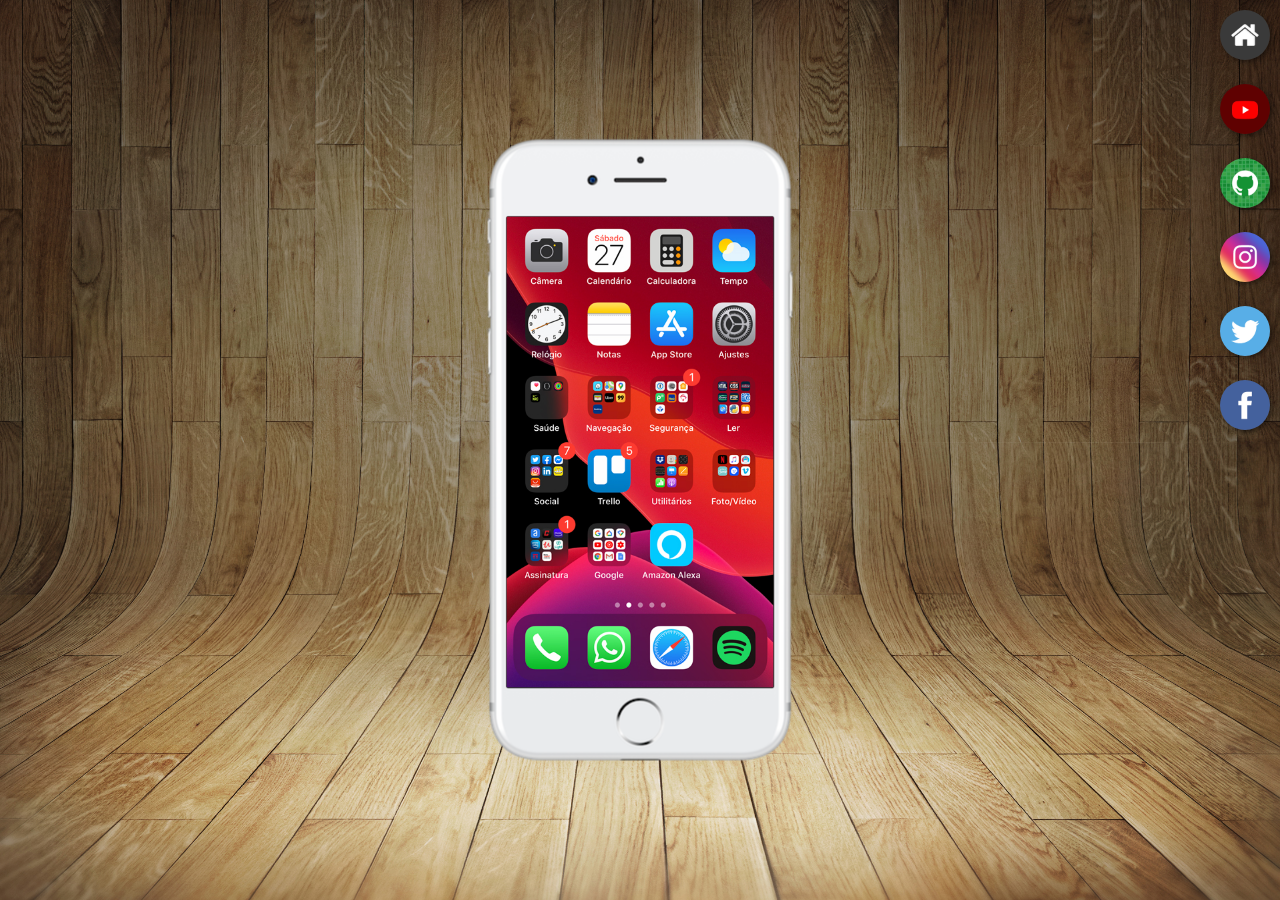
<file: index.html>
<!DOCTYPE html>
<html lang="pt-br">
<head>
    <meta charset="UTF-8">
    <meta name="viewport" content="width=device-width, initial-scale=1.0">
    <link rel="shortcut icon" href="favicon.ico" type="image/x-icon">
    <link rel="stylesheet" href="estilos/style.css">
    <title>Document</title>
</head>
<body>
    <main>
        <section id="telefone">
            <iframe src="home.html" name="tela" id="tela" frameborder="0">Seu navegador não é compatível com  isso.
                
            </iframe>
        </section>

        <section id="redes-sociais">
            <a href="home.html" target="tela">
                <img src="imagens/logo-home.jpg" alt="Home">
            </a><br>
            <a href="youtube.html" target="tela">
                <img src="imagens/logo-youtube.jpg" alt="YouTube">
            </a><br>
            <a href="github.html" target="tela">
                <img src="imagens/logo-github.jpg" alt="GitHub">
            </a><br>
            <a href="" target="tela">
                <img src="imagens/logo-instagram.jpg" alt="Instagram">
            </a><br>
            <a href="" target="tela">
                <img src="imagens/logo-twitter.jpg" alt="Twitter">
            </a><br>
            <a href="" target="tela">
                <img src="imagens/logo-facebook.jpg" alt="Facebook">
            </a>

        </section>
    </main>
    
</body>
</html>
</file>
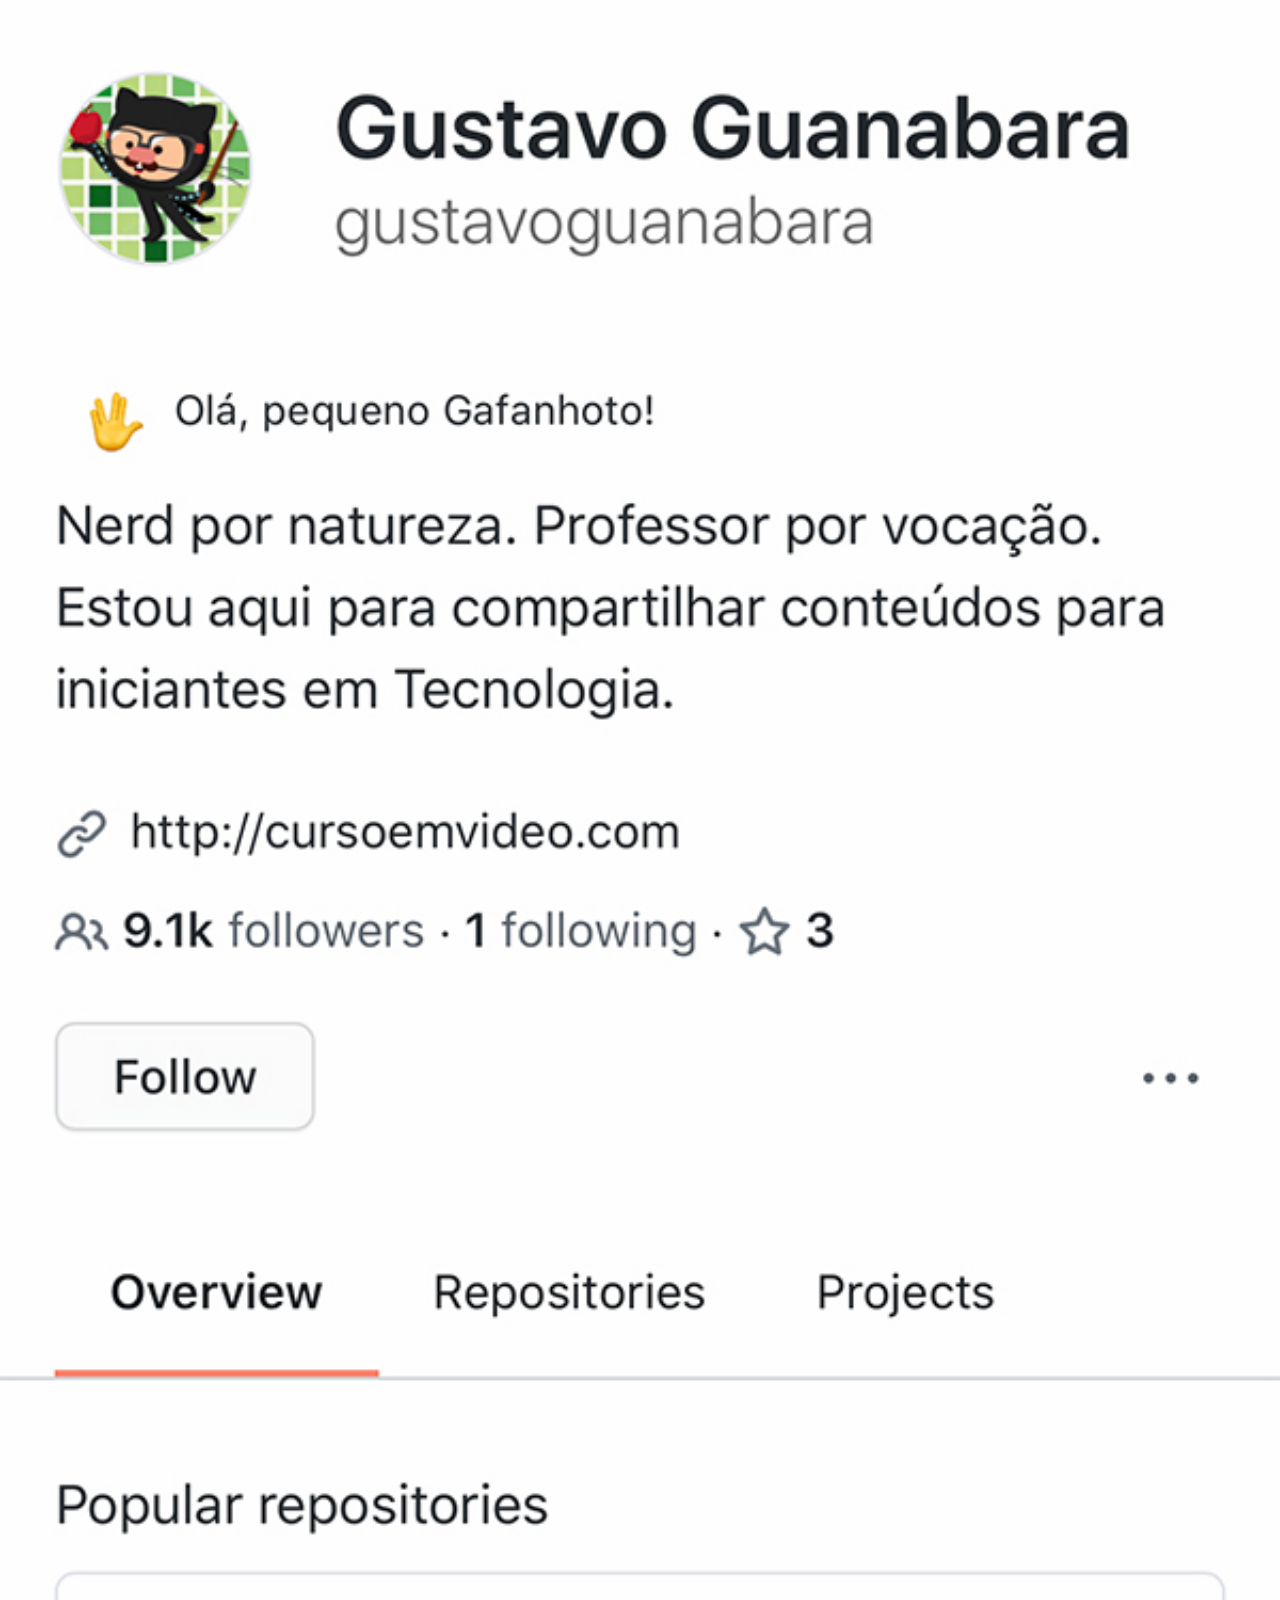
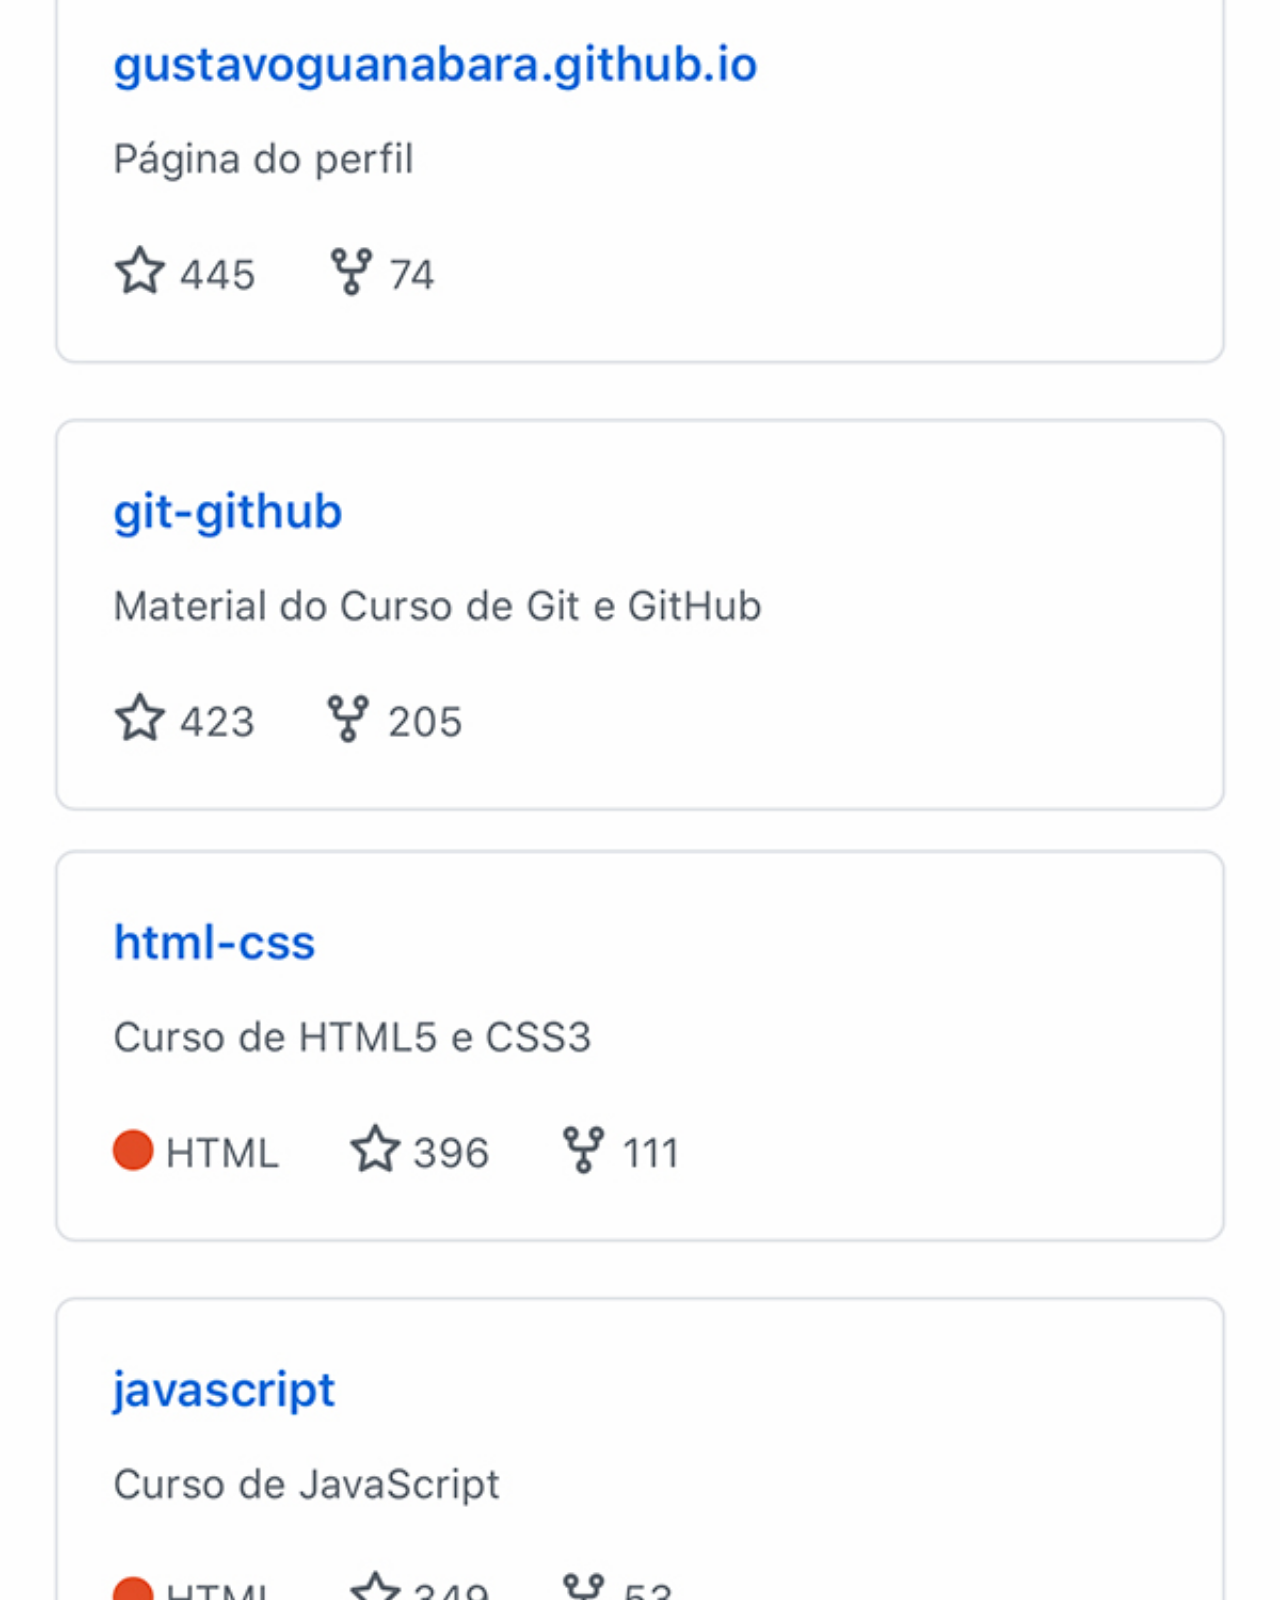
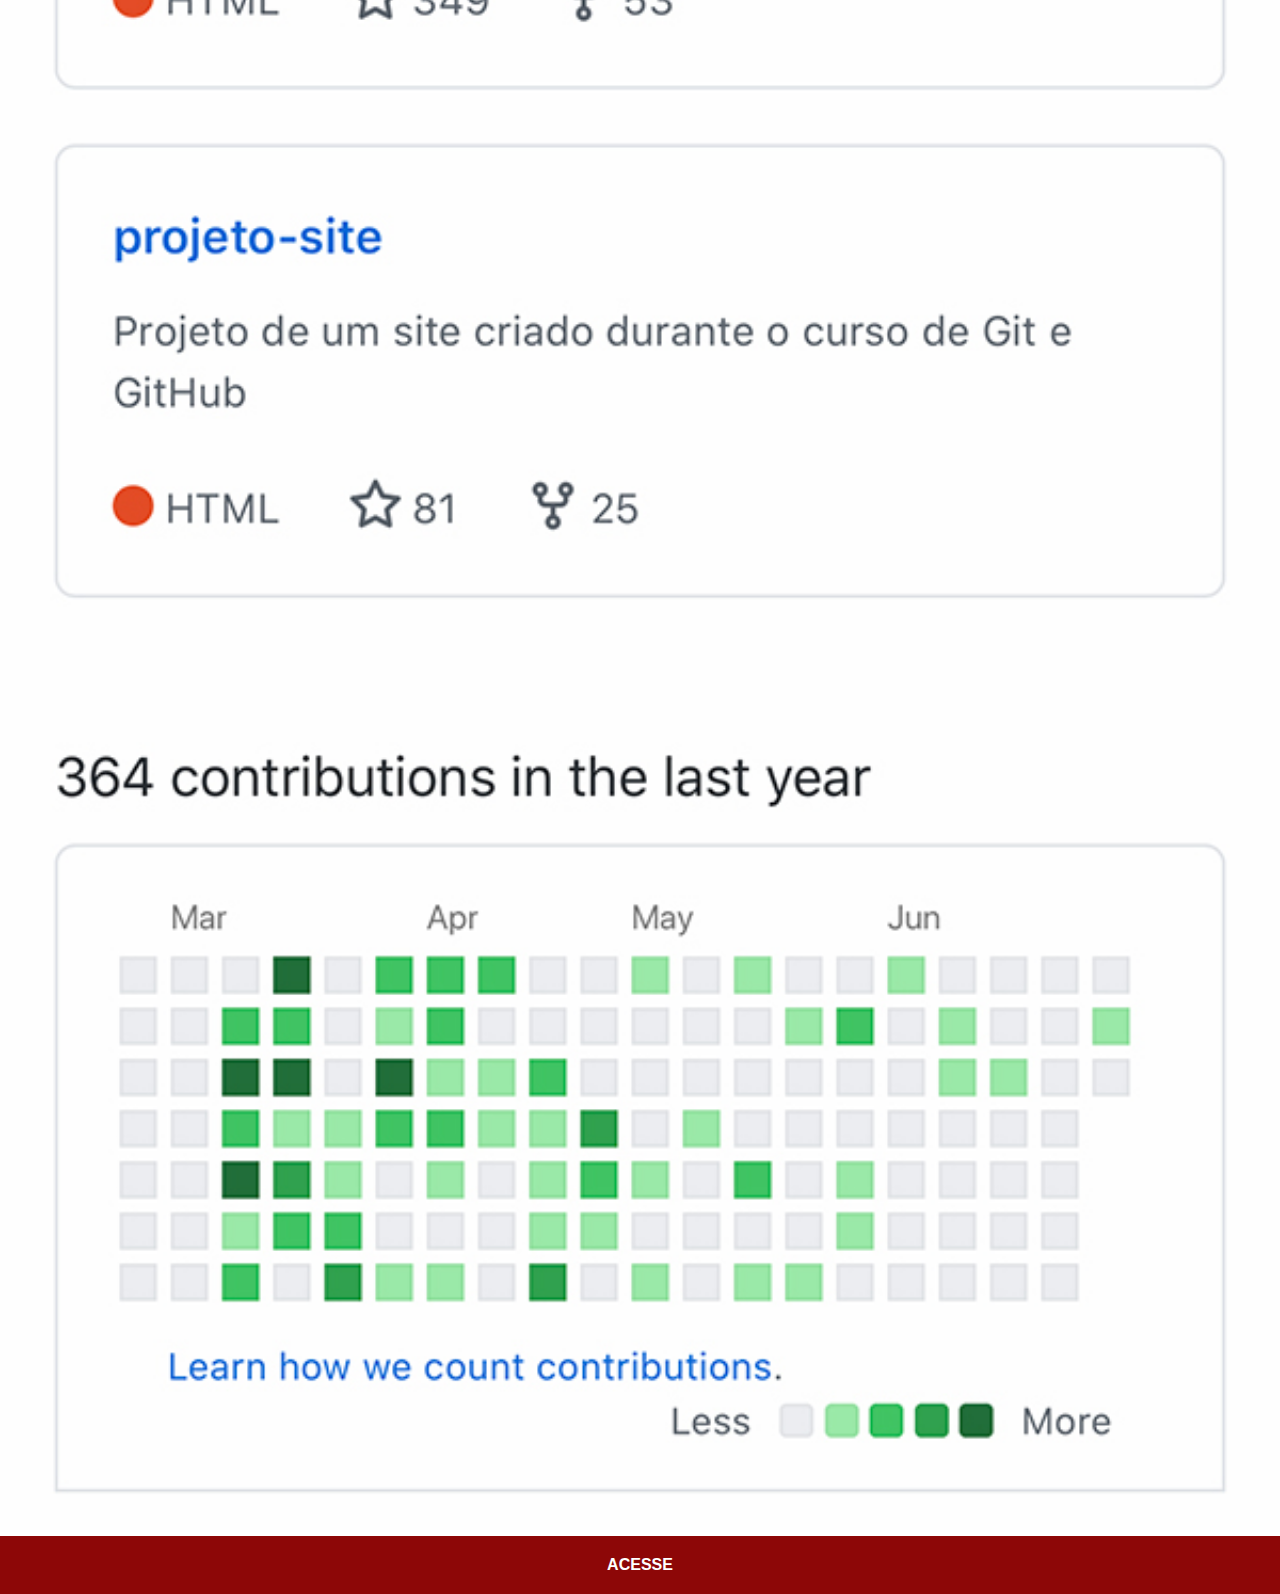
<file: github.html>
<!DOCTYPE html>
<html lang="en">
<head>
    <meta charset="UTF-8">
    <meta name="viewport" content="width=device-width, initial-scale=1.0">
    <title>Document</title>
    <link rel="stylesheet" href="estilos/social.css">
</head>
<body>
    <img src="imagens/tela-github.jpg" alt="">
    <a href="https://gustavoguanabara.github.io/" target="_blank">ACESSE</a>
    
</body>
</html>
</file>
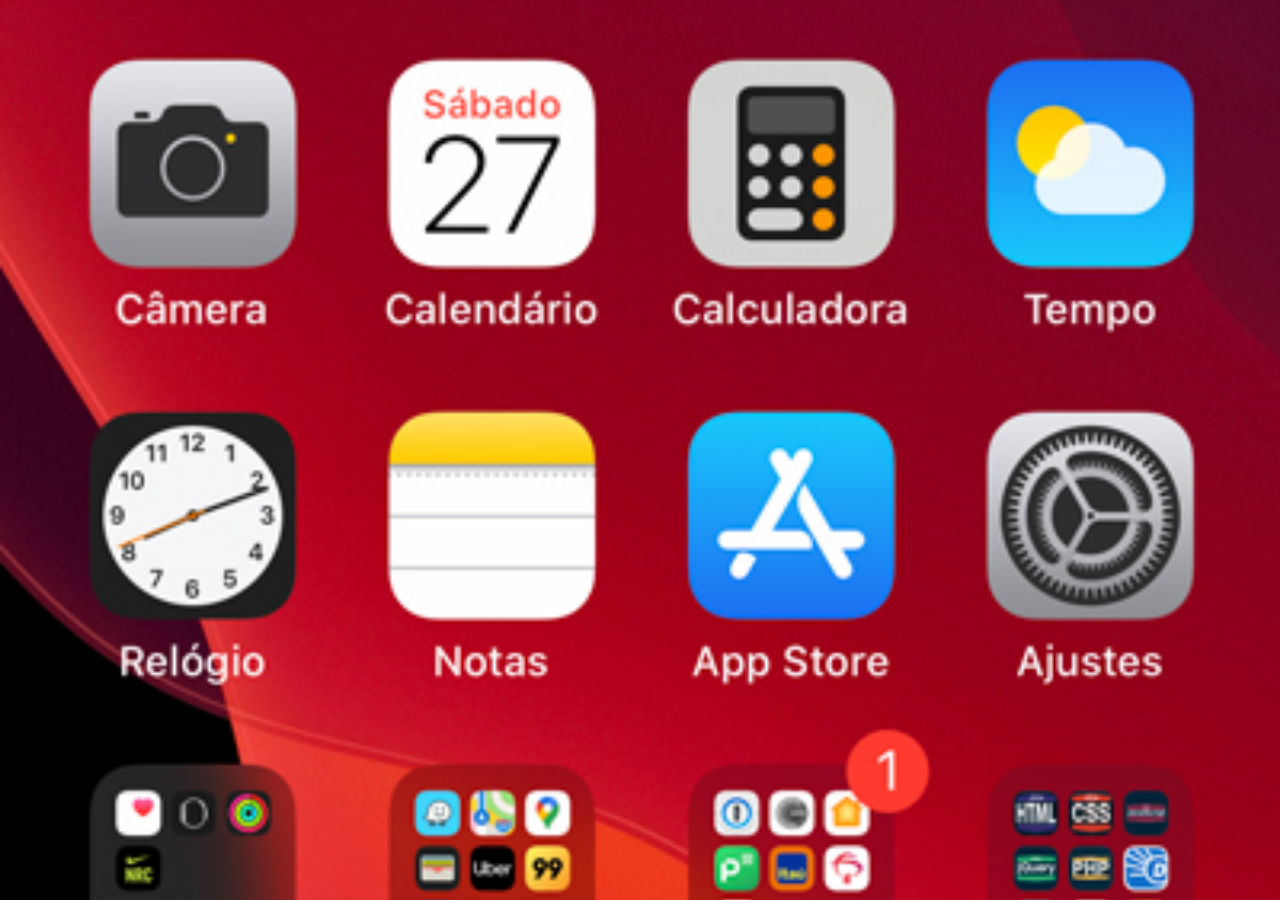
<file: home.html>
<!DOCTYPE html>
<html lang="pt-br">

<head>
    <meta charset="UTF-8">
    <meta name="viewport" content="width=device-width, initial-scale=1.0">
    <title>home</title>
</head>
<style>
    * {
        margin: 0px;
        padding: 0px;
    }

    body {
        width: 100vw;
        height: 100vh;
        background: black url('imagens/tela-home.jpg') no-repeat top center;
        background-size: cover;
    }
</style>

<body>

</body>

</html>
</file>
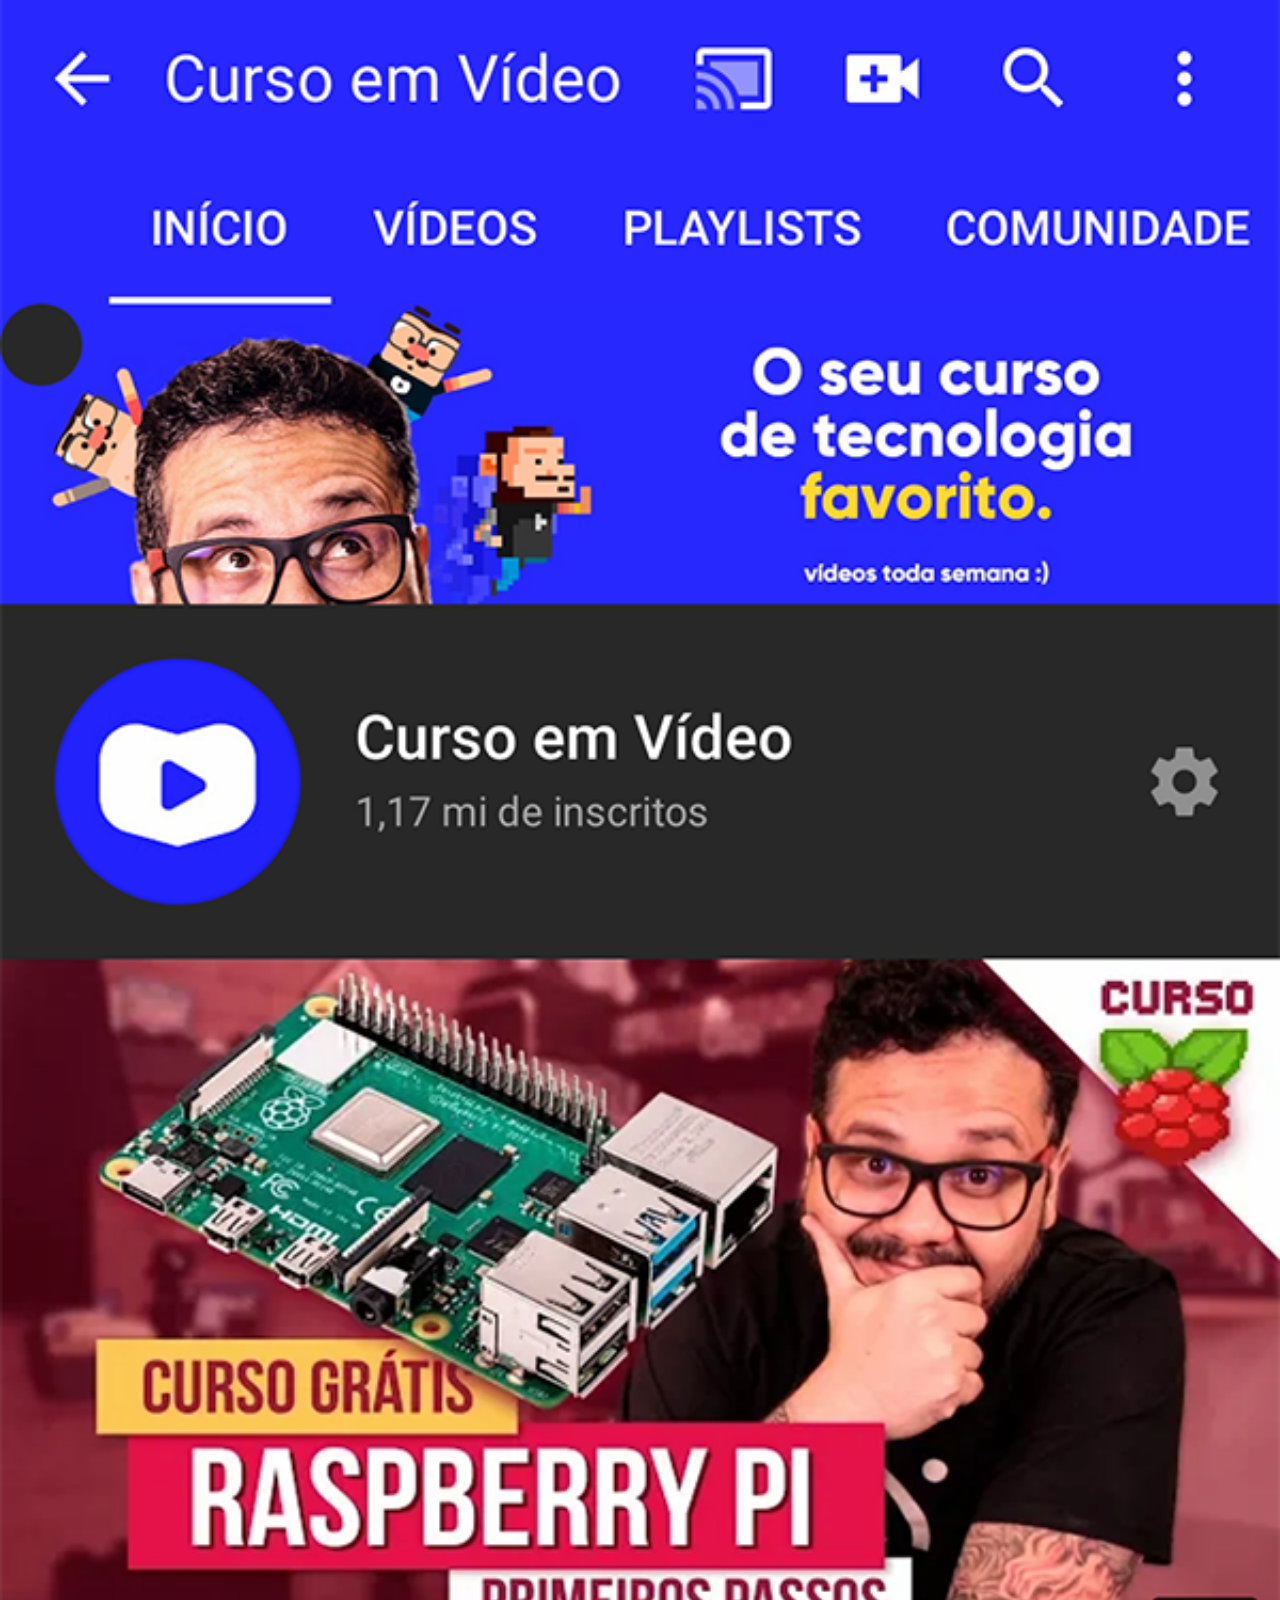
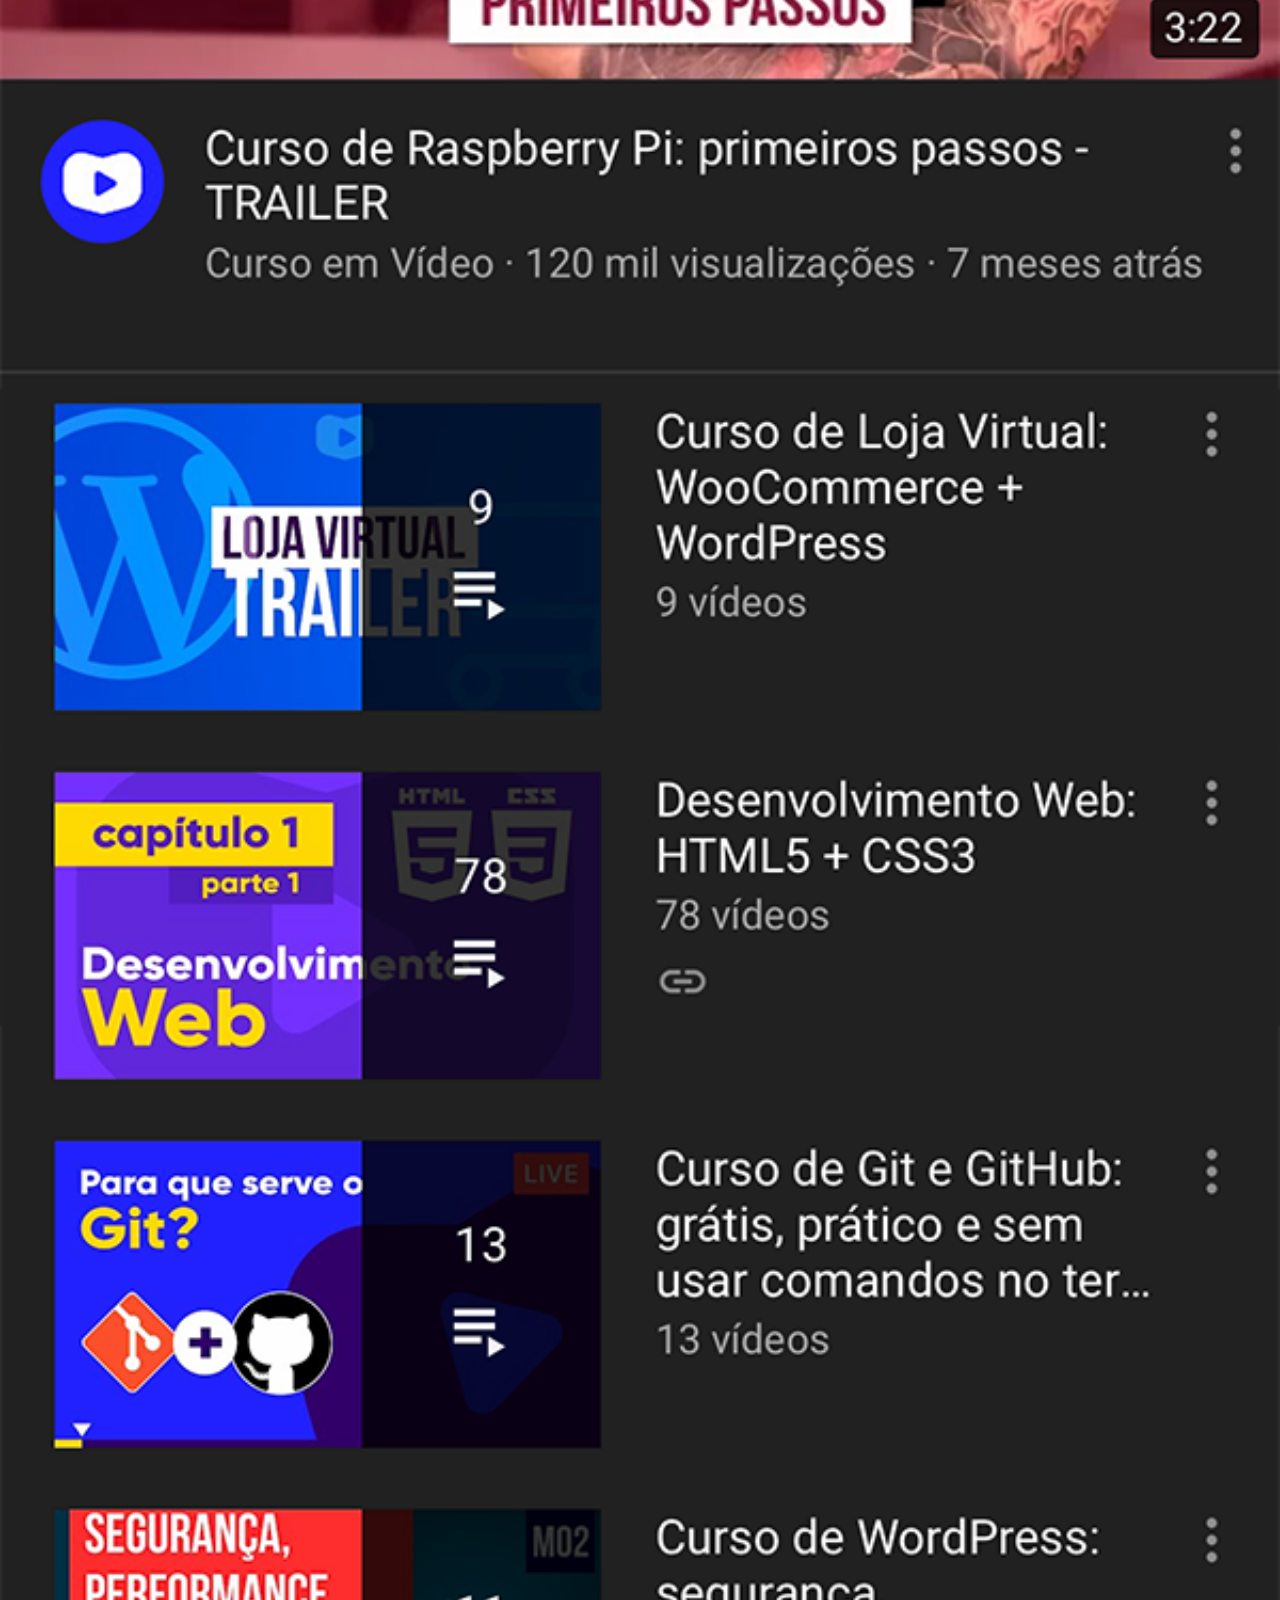
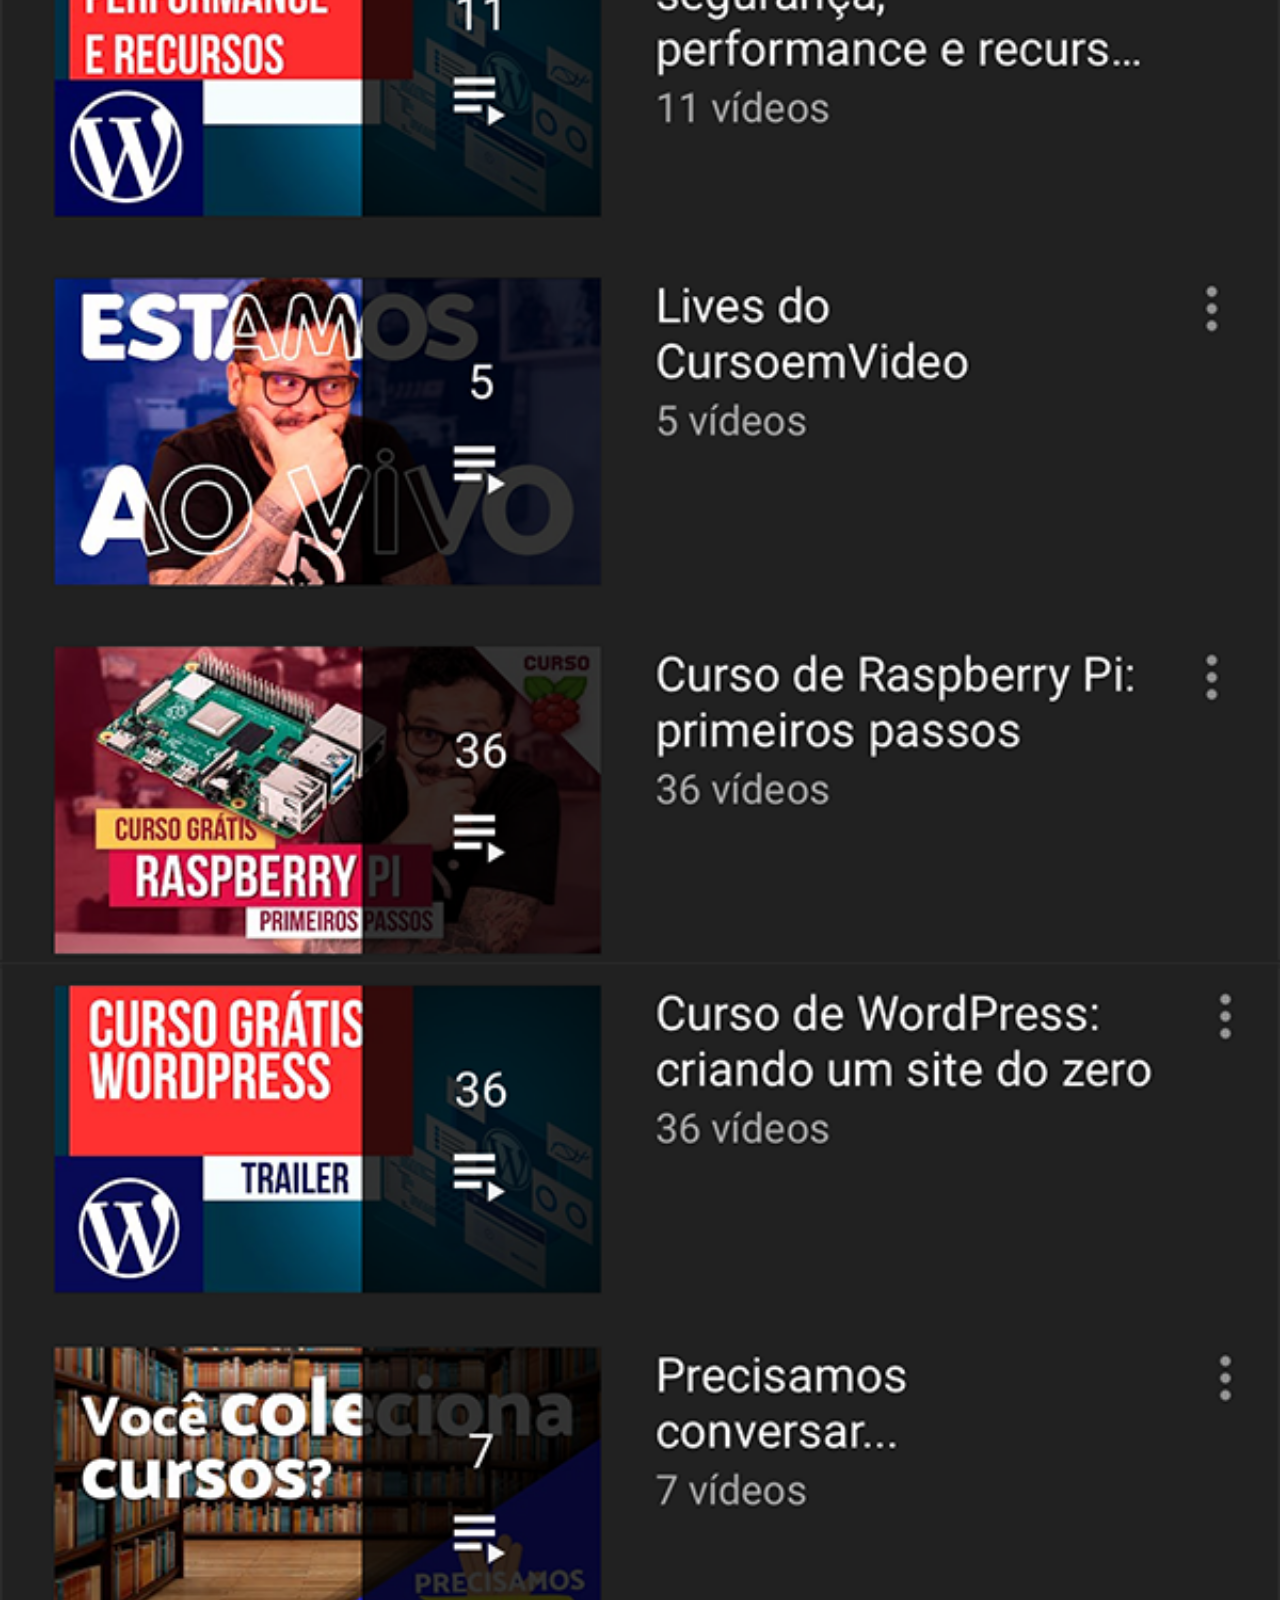
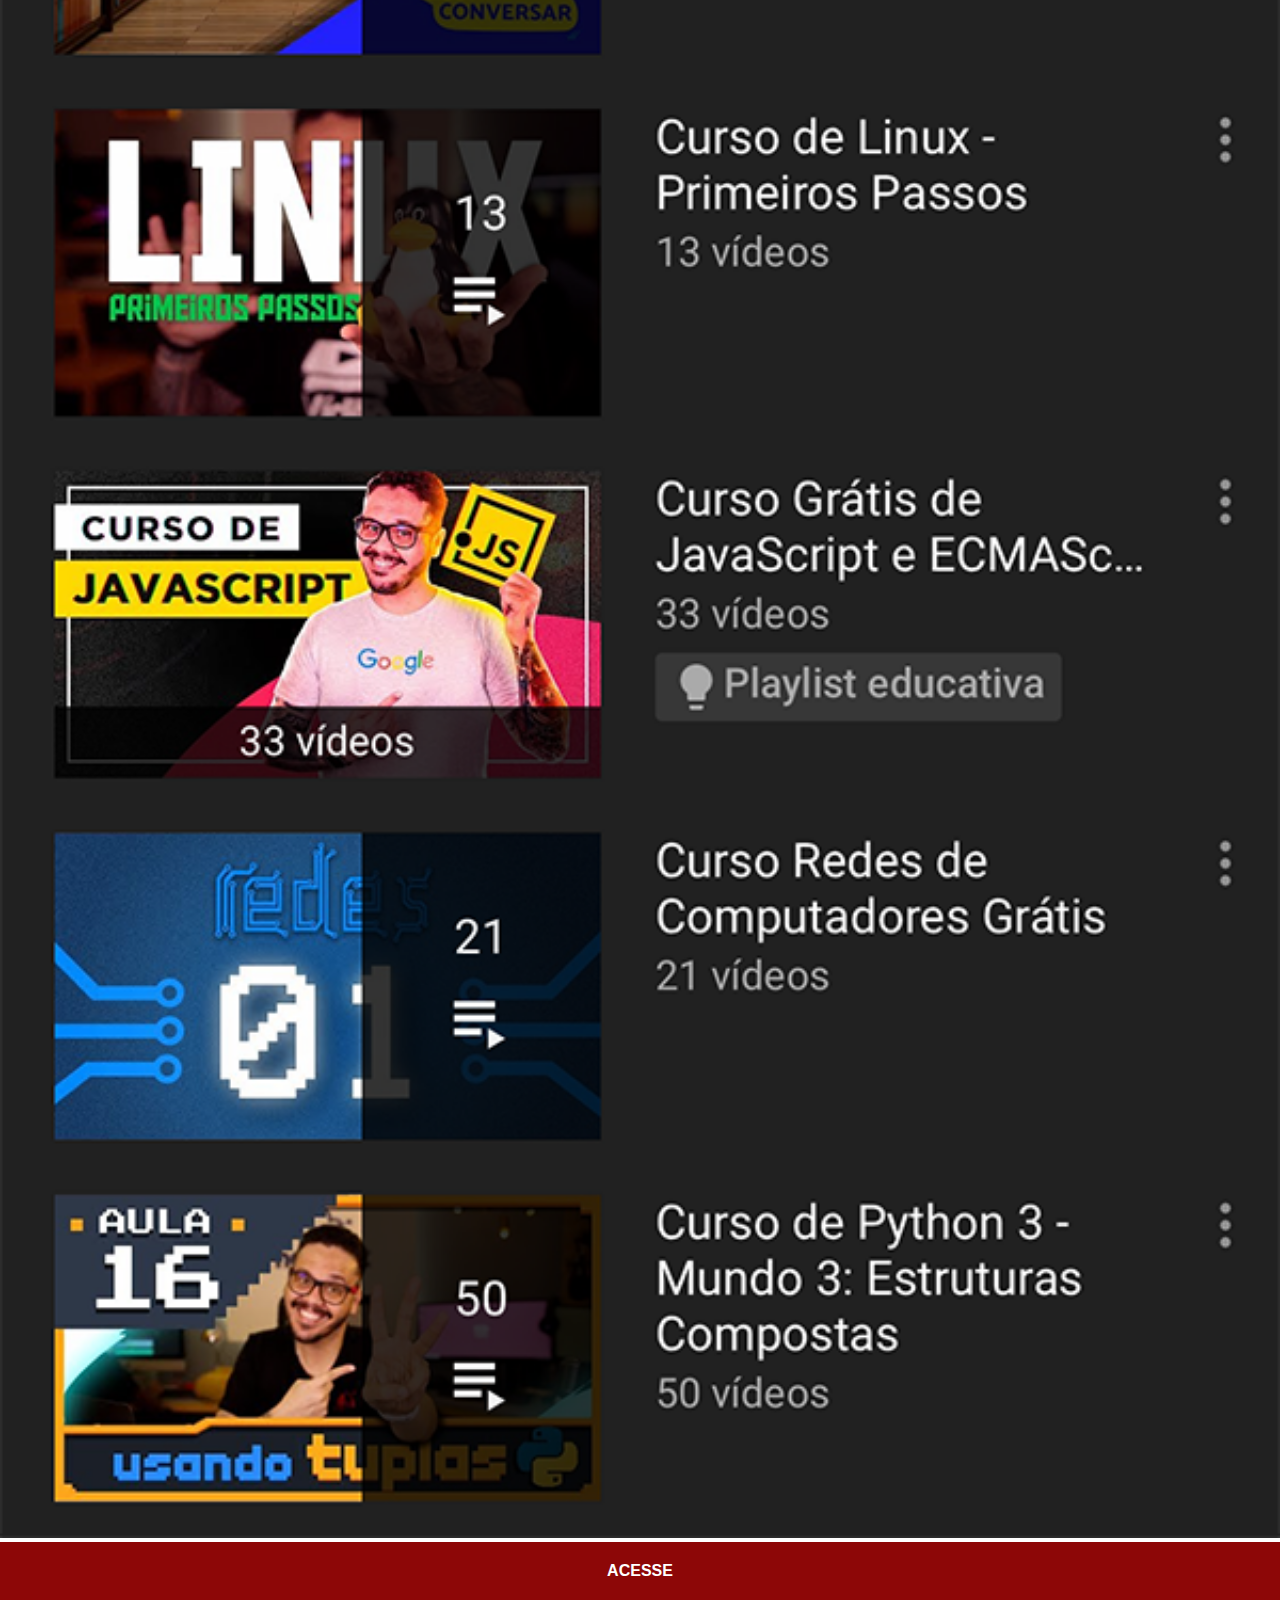
<file: youtube.html>
<!DOCTYPE html>
<html lang="pt-br">
<head>
    <meta charset="UTF-8">
    <meta name="viewport" content="width=device-width,initial-scale=1.0">
    <title>YouTube</title>
    <link rel="stylesheet" href="estilos/social.css">
</head>
<body>
    <img src="imagens/tela-youtube.png" alt="YouTube">
    <a href="https://www.youtube.com/c/CursoemV%C3%ADdeo/playlists" target="_blank">ACESSE</a>
</body>
</html>
</file>
<file: estilos/style.css>
@charset "UTF-8";

* {
    margin: 0px;
    padding: 0px;
    font-family: Arial, Helvetica, sans-serif;
}

html, body{
    height: 100vh;
    width: 100vw;
    background-color: black;
}
body {
    background: url(../imagens/fundo-madeira.jpg) no-repeat top center;
    background-size: cover;
    background-attachment: fixed;
}
main {
    height: 100vh;
    position: relative;
}
section#telefone {
    position: absolute;
    top: 50%;
    left: 50%;
     transform: translate(-50%, -50%);
    height: 627px;
    width: 311px;
    background: url('../imagens/frame-iphone.png') no-repeat;
}
iframe#tela {
    position: relative;
    top: 80px;
    left: 22px;
    width: 267px;
    height: 471px;
  
}
section#redes-sociais {
    text-align: right;
}
section#redes-sociais img {
    width: 50px; 
    margin:10px;
    border-radius: 50%;
    box-shadow: 2px 2px 5px rgba(0, 0, 0, 0.459);
    box-sizing: border-box;
   
}
section#redes-sociais img:hover {
    border: 2px solid #ffffffbd;
    transform: translate(-3px, -3px);
    box-shadow: 5px 5px 10px rgba(0, 0, 0, 0.747);
    transition: transform 0.4s, border .4s;

}
</file>
<file: estilos/social.css>
@charset "UTF-8";

* {
    margin: 0px;
    padding: 0px;
    font-family: Arial, Helvetica, sans-serif;
}
::-webkit-scrollbar {
    width:0px;
    height:0px;
}
img {
    width:100vw;
}
a {
    display: block;
    background-color: rgb(141, 7, 7);
    color: white;
    padding: 20px;
    text-align: center;
    font-weight: bolder;
    text-decoration: none;
}
a:hover{
    text-decoration: underline;
    background-color: rgb(255, 0, 0);
    border: 1px solid rgb(79, 206, 41);
    transition: background-color 1s, text-decoration 1s, border 1s;
    
}
</file>
